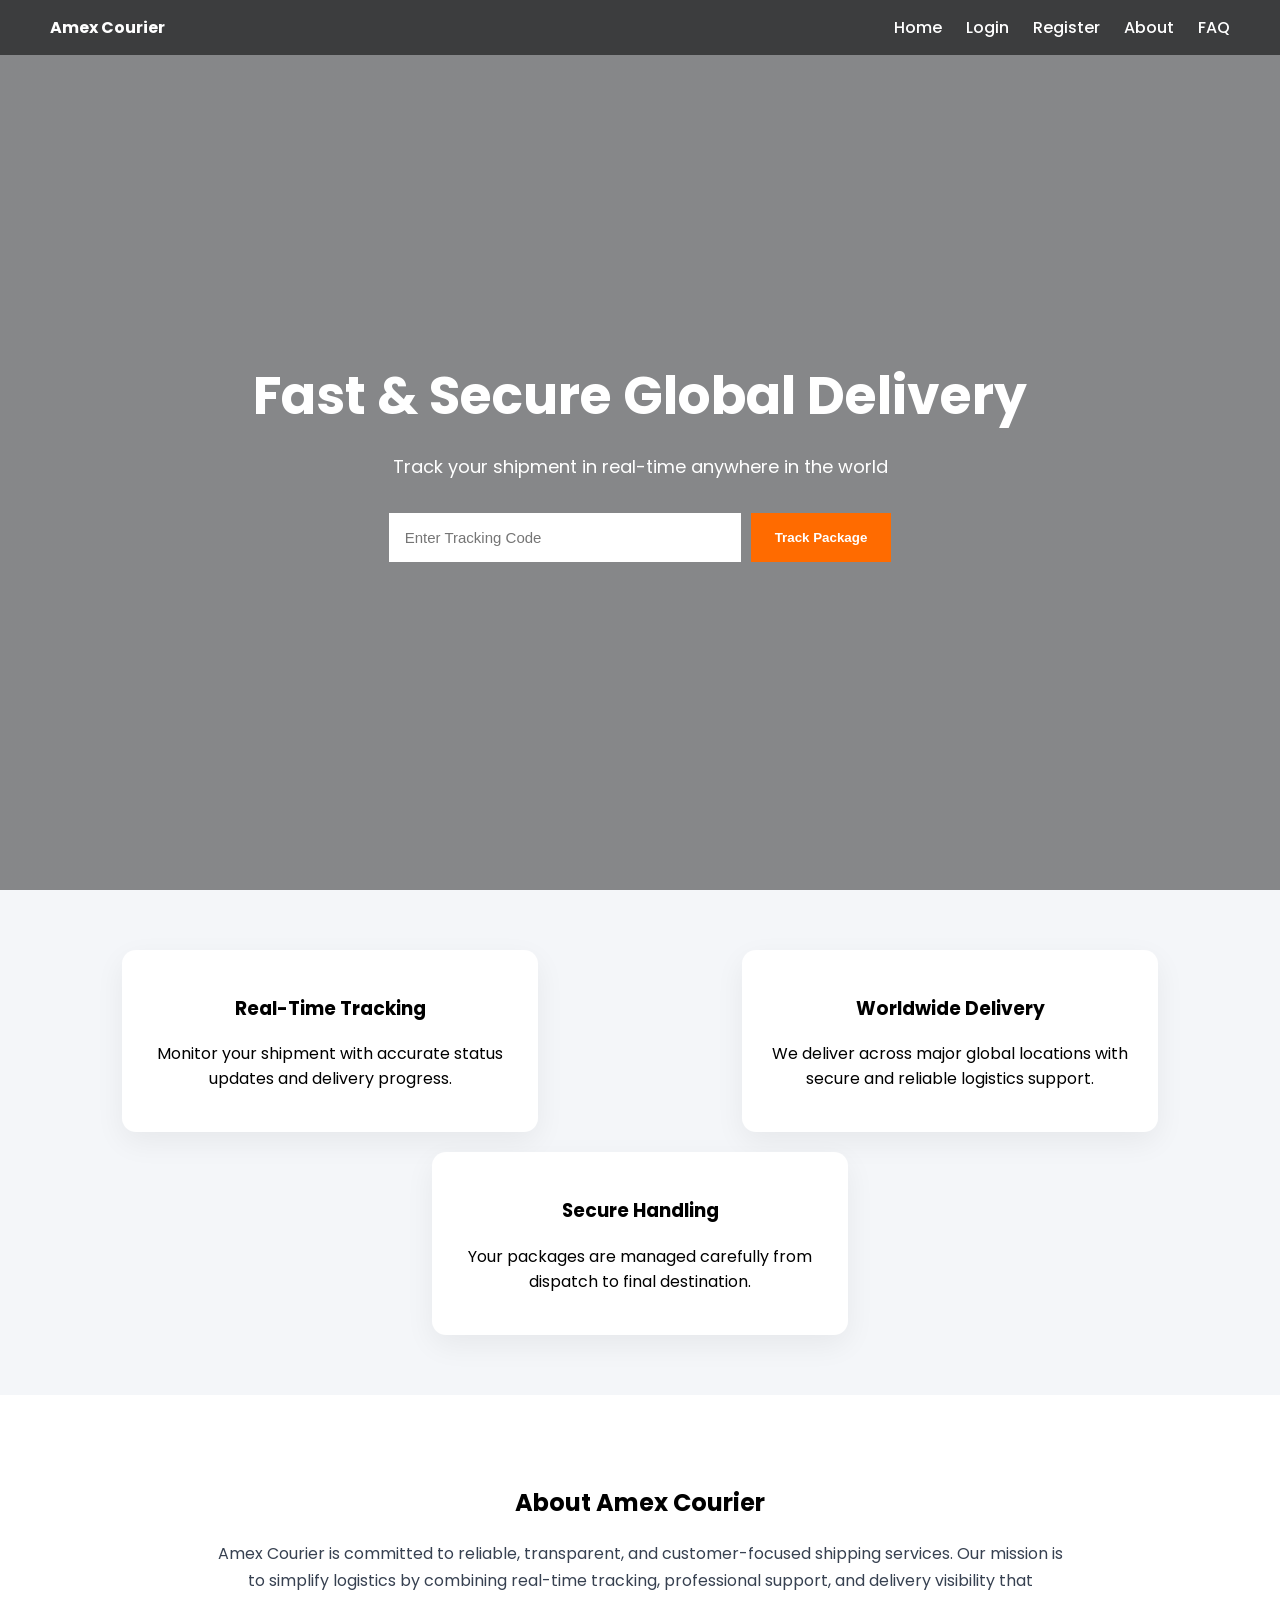
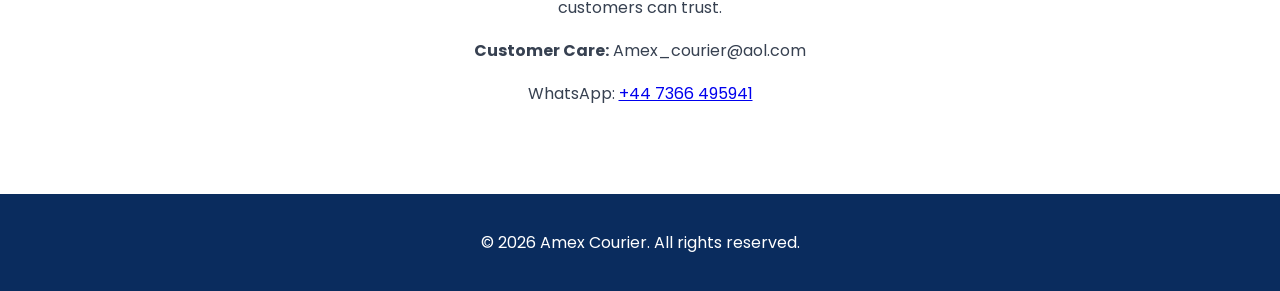
<file: templates/index.html>
<!DOCTYPE html>
<html lang="en">
<head>
<meta charset="UTF-8">
<title>Amex Courier</title>
<link rel="stylesheet" href="/static/style.css">
<link href="https://fonts.googleapis.com/css2?family=Poppins:wght@300;500;700&display=swap" rel="stylesheet">

<style>
body {
    margin: 0;
    font-family: 'Poppins', sans-serif;
}

.navbar {
    display: flex;
    justify-content: space-between;
    padding: 15px 50px;
    background: rgba(0,0,0,0.55);
    position: absolute;
    width: 100%;
    box-sizing: border-box;
    color: white;
    z-index: 10;
}

.navbar a {
    color: white;
    margin-left: 20px;
    text-decoration: none;
    font-weight: 500;
}

.hero {
    min-height: 90vh;
    background: linear-gradient(rgba(0,0,0,0.45), rgba(0,0,0,0.45)),
    url('https://images.unsplash.com/photo-1586528116311-ad8dd3c8310d');
    background-size: cover;
    background-position: center;
    color: white;
    display: flex;
    align-items: center;
    justify-content: center;
    text-align: center;
    padding: 40px 20px;
}

.hero h1 {
    font-size: 52px;
    margin-bottom: 10px;
}

.hero p {
    font-size: 18px;
    margin-bottom: 28px;
}

.track-box {
    display: flex;
    justify-content: center;
    flex-wrap: wrap;
}

.track-box input {
    padding: 16px;
    width: 320px;
    border: none;
    outline: none;
    font-size: 15px;
}

.track-box button {
    padding: 16px 24px;
    background: #ff6b00;
    color: white;
    border: none;
    cursor: pointer;
    font-weight: 600;
}

.features {
    display: flex;
    justify-content: space-around;
    gap: 20px;
    padding: 60px 30px;
    background: #f4f6f9;
    flex-wrap: wrap;
}

.feature {
    width: 30%;
    min-width: 260px;
    background: white;
    border-radius: 14px;
    padding: 25px;
    box-shadow: 0 10px 30px rgba(0,0,0,0.06);
    text-align: center;
}

.about {
    padding: 70px 30px;
    text-align: center;
    background: white;
}

.about p {
    max-width: 850px;
    margin: 0 auto 16px;
    line-height: 1.7;
    color: #374151;
}

.footer {
    background: #0a2c5e;
    color: white;
    text-align: center;
    padding: 20px;
}

@media (max-width: 768px) {
    .navbar {
        padding: 15px 20px;
        flex-direction: column;
        gap: 10px;
    }

    .hero h1 {
        font-size: 34px;
    }

    .track-box {
        flex-direction: column;
        align-items: center;
    }

    .track-box input,
    .track-box button {
        width: 100%;
        max-width: 380px;
    }
}
</style>
</head>
<body>

<div class="navbar">
    <div><b>Amex Courier</b></div>
    <div>
        <a href="/">Home</a>
        <a href="/login">Login</a>
        <a href="/register">Register</a>
        <a href="/about">About</a>
        <a href="/faq">FAQ</a>
    </div>
</div>

<div class="hero">
    <div>
        <h1>Fast & Secure Global Delivery</h1>
        <p>Track your shipment in real-time anywhere in the world</p>

        <form action="/track" method="post" class="track-box">
            <input name="code" placeholder="Enter Tracking Code" required>
            <button type="submit">Track Package</button>
        </form>
    </div>
</div>

<div class="features">
    <div class="feature">
        <h3>Real-Time Tracking</h3>
        <p>Monitor your shipment with accurate status updates and delivery progress.</p>
    </div>

    <div class="feature">
        <h3>Worldwide Delivery</h3>
        <p>We deliver across major global locations with secure and reliable logistics support.</p>
    </div>

    <div class="feature">
        <h3>Secure Handling</h3>
        <p>Your packages are managed carefully from dispatch to final destination.</p>
    </div>
</div>

<div class="about">
    <h2>About Amex Courier</h2>
    <p>
        Amex Courier is committed to reliable, transparent, and customer-focused shipping services.
        Our mission is to simplify logistics by combining real-time tracking, professional support,
        and delivery visibility that customers can trust.
    </p>
    <p><strong>Customer Care:</strong> Amex_courier@aol.com</p>
    <p>WhatsApp: 
        <a href="https://wa.me/447366495941" target="_blank">
            +44 7366 495941
        </a>
    </p>
</div>

<div class="footer">
    <p>© 2026 Amex Courier. All rights reserved.</p>
</div>

</body>
</html>
</file>
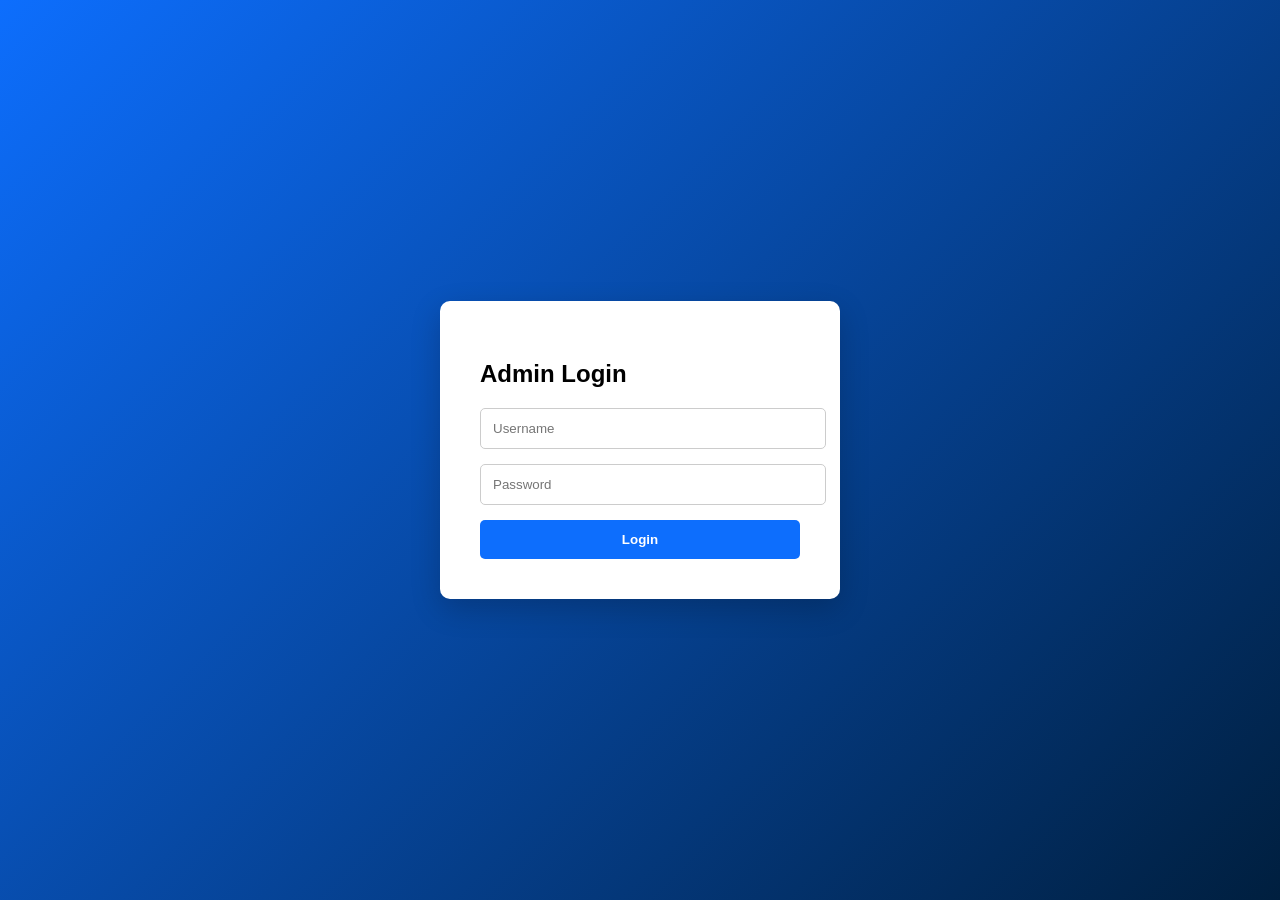
<file: login.html>
<!DOCTYPE html>
<html>
<head>
<title>Admin Login - Amex Courier</title>

<style>
body {
    margin: 0;
    font-family: Arial;
    background: linear-gradient(135deg, #0d6efd, #001f3f);
    height: 100vh;
    display: flex;
    justify-content: center;
    align-items: center;
}

.box {
    background: white;
    padding: 40px;
    border-radius: 10px;
    width: 320px;
    box-shadow: 0 10px 30px rgba(0,0,0,0.2);
}

h2 {
    margin-bottom: 20px;
}

input {
    width: 100%;
    padding: 12px;
    margin-bottom: 15px;
    border: 1px solid #ccc;
    border-radius: 5px;
}

button {
    width: 100%;
    padding: 12px;
    background: #0d6efd;
    color: white;
    border: none;
    border-radius: 5px;
    font-weight: bold;
}

button:hover {
    background: #084298;
}
</style>
</head>

<body>

<div class="box">
    <h2>Admin Login</h2>

    <form method="POST">
        <input type="text" name="username" placeholder="Username" required>
        <input type="password" name="password" placeholder="Password" required>
        <button type="submit">Login</button>
    </form>
</div>

</body>
</html>
</file>
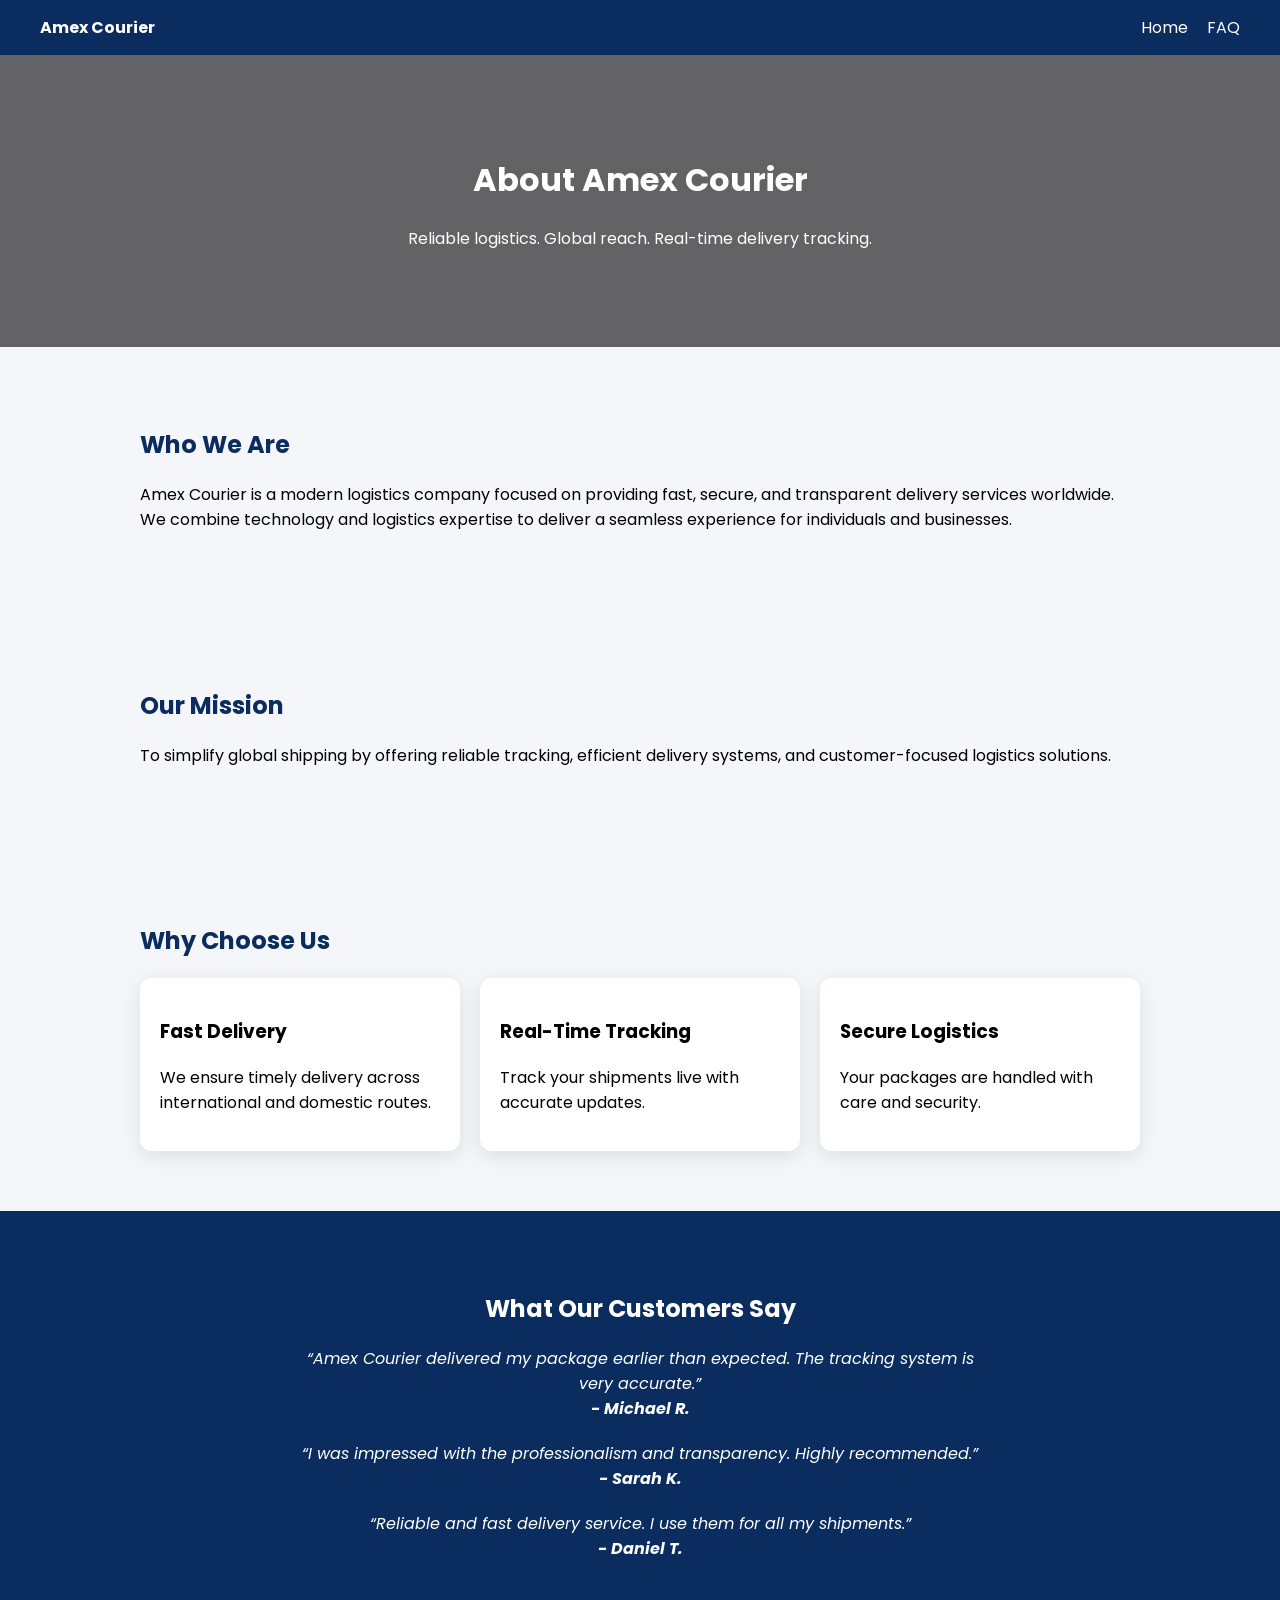
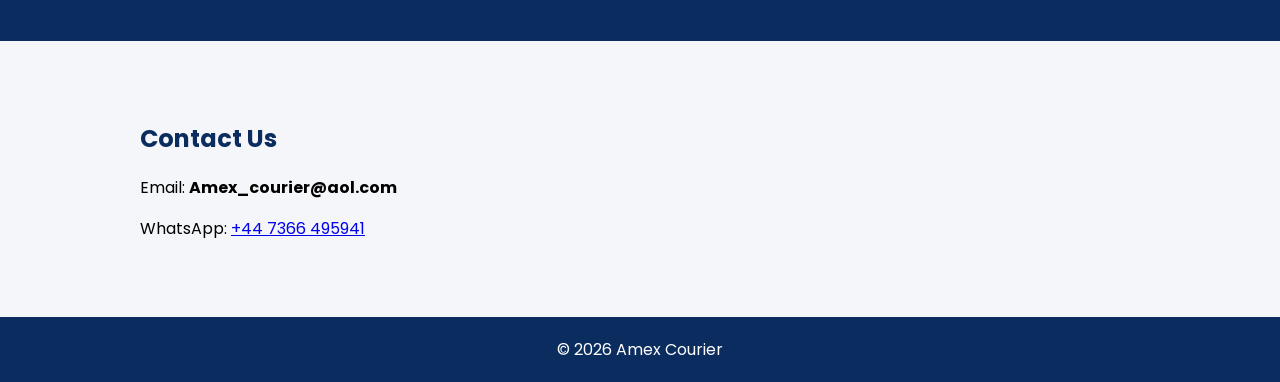
<file: templates/about.html>
<!DOCTYPE html>
<html lang="en">
<head>
<meta charset="UTF-8">
<title>About Us - Amex Courier</title>

<link href="https://fonts.googleapis.com/css2?family=Poppins:wght@300;500;700&display=swap" rel="stylesheet">

<style>
body {
    margin: 0;
    font-family: 'Poppins', sans-serif;
    background: #f4f6f9;
}

.navbar {
    background: #0a2c5e;
    color: white;
    padding: 15px 40px;
    display: flex;
    justify-content: space-between;
}

.navbar a {
    color: white;
    margin-left: 15px;
    text-decoration: none;
}

.hero {
    background: linear-gradient(rgba(0,0,0,0.6), rgba(0,0,0,0.6)),
    url('https://images.unsplash.com/photo-1586528116311-ad8dd3c8310d');
    color: white;
    padding: 80px 20px;
    text-align: center;
}

.section {
    padding: 60px 20px;
    max-width: 1000px;
    margin: auto;
}

.section h2 {
    color: #0a2c5e;
}

.cards {
    display: flex;
    gap: 20px;
    flex-wrap: wrap;
}

.card {
    background: white;
    padding: 20px;
    border-radius: 12px;
    flex: 1;
    box-shadow: 0 5px 20px rgba(0,0,0,0.1);
}

/* TESTIMONIAL */
.testimonials {
    background: #0a2c5e;
    color: white;
    padding: 60px 20px;
}

.testimonial {
    max-width: 700px;
    margin: 20px auto;
    text-align: center;
    font-style: italic;
}

.footer {
    text-align: center;
    padding: 20px;
    background: #0a2c5e;
    color: white;
}
</style>
</head>

<body>

<div class="navbar">
<div><b>Amex Courier</b></div>
<div>
<a href="/">Home</a>
<a href="/faq">FAQ</a>
</div>
</div>

<div class="hero">
<h1>About Amex Courier</h1>
<p>Reliable logistics. Global reach. Real-time delivery tracking.</p>
</div>

<div class="section">
<h2>Who We Are</h2>
<p>
Amex Courier is a modern logistics company focused on providing fast, secure, and transparent delivery services worldwide.
We combine technology and logistics expertise to deliver a seamless experience for individuals and businesses.
</p>
</div>

<div class="section">
<h2>Our Mission</h2>
<p>
To simplify global shipping by offering reliable tracking, efficient delivery systems, and customer-focused logistics solutions.
</p>
</div>

<div class="section">
<h2>Why Choose Us</h2>

<div class="cards">

<div class="card">
<h3>Fast Delivery</h3>
<p>We ensure timely delivery across international and domestic routes.</p>
</div>

<div class="card">
<h3>Real-Time Tracking</h3>
<p>Track your shipments live with accurate updates.</p>
</div>

<div class="card">
<h3>Secure Logistics</h3>
<p>Your packages are handled with care and security.</p>
</div>

</div>
</div>

<!-- TESTIMONIAL -->
<div class="testimonials">
<h2 style="text-align:center;">What Our Customers Say</h2>

<div class="testimonial">
“Amex Courier delivered my package earlier than expected. The tracking system is very accurate.”
<br><b>- Michael R.</b>
</div>

<div class="testimonial">
“I was impressed with the professionalism and transparency. Highly recommended.”
<br><b>- Sarah K.</b>
</div>

<div class="testimonial">
“Reliable and fast delivery service. I use them for all my shipments.”
<br><b>- Daniel T.</b>
</div>

</div>

<div class="section">
<h2>Contact Us</h2>
<p>Email: <b>Amex_courier@aol.com</b></p>
    <p>WhatsApp: 
        <a href="https://wa.me/447366495941" target="_blank">
            +44 7366 495941
        </a>
    </p>
</div>

<div class="footer">
© 2026 Amex Courier
</div>

</body>
</html>
</file>
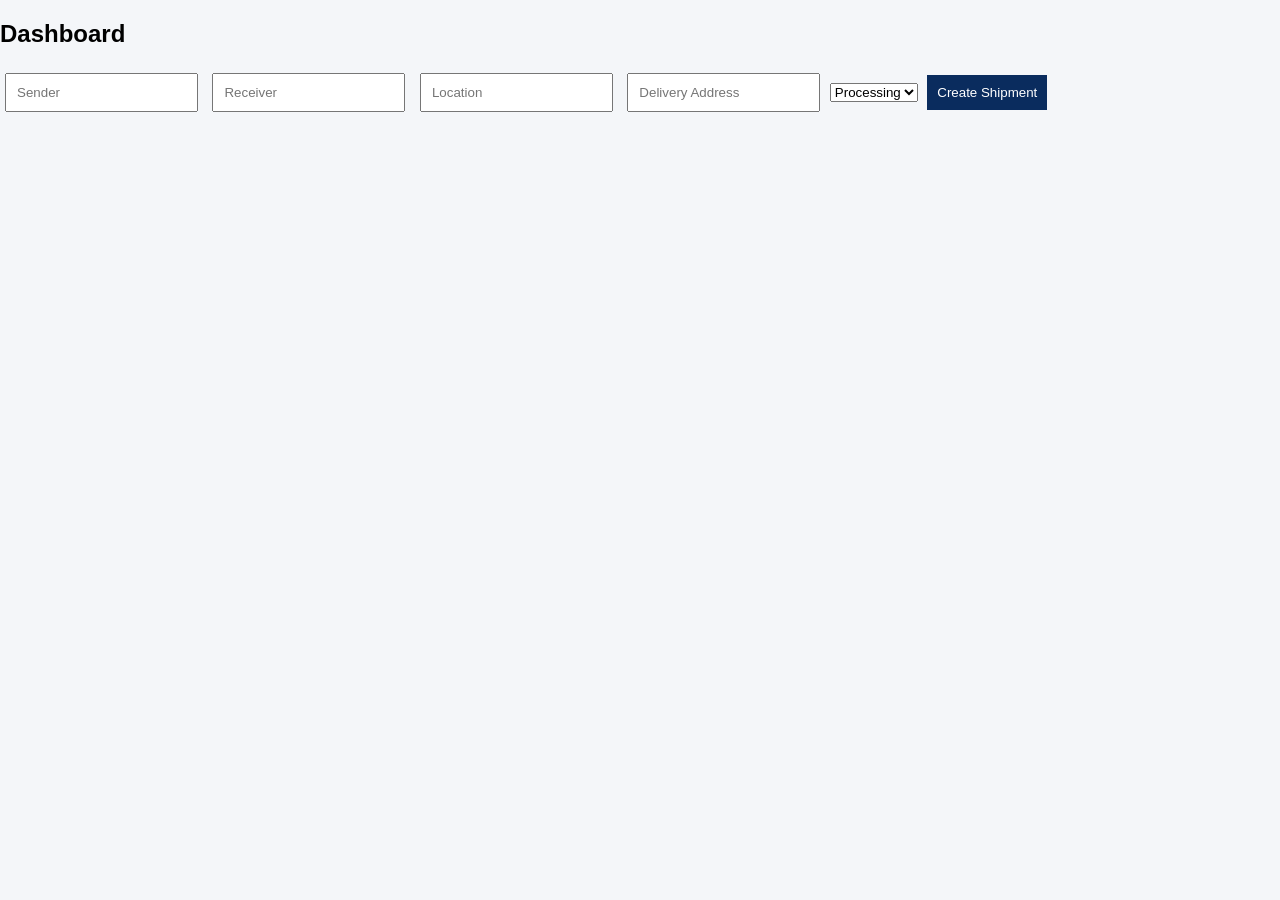
<file: templates/admin.html>
<!DOCTYPE html>
<html>
<head>
<link rel="stylesheet" href="/static/style.css">
</head>
<body>

<h2>Dashboard</h2>

<form action="/create" method="POST" class="form-box">
<input name="sender" placeholder="Sender" required>
<input name="receiver" placeholder="Receiver" required>
<input name="location" placeholder="Location" required>
<input name="delivery_address" placeholder="Delivery Address" required>

<select name="status">
<option>Processing</option>
<option>In Transit</option>
<option>Delivered</option>
</select>

<button>Create Shipment</button>
</form>

</body>
</html>
</file>
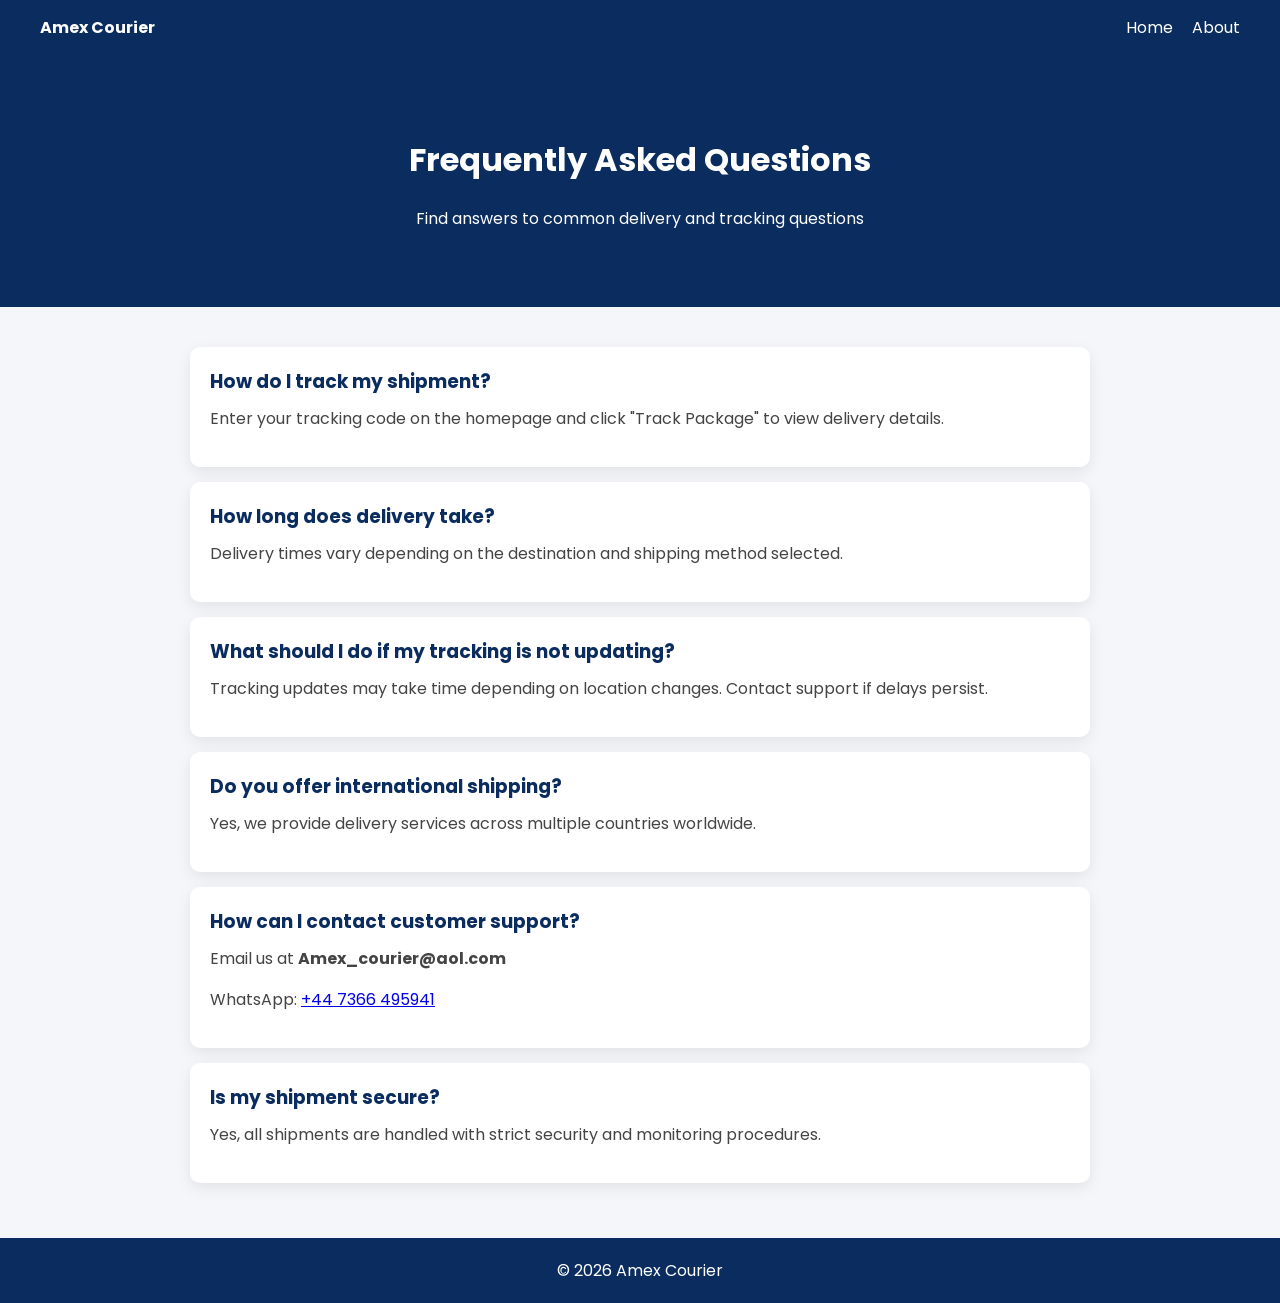
<file: templates/faq.html>
<!DOCTYPE html>
<html lang="en">
<head>
<meta charset="UTF-8">
<title>FAQ - Amex Courier</title>

<link href="https://fonts.googleapis.com/css2?family=Poppins:wght@300;500;700&display=swap" rel="stylesheet">

<style>
body {
    margin: 0;
    font-family: 'Poppins', sans-serif;
    background: #f4f6f9;
}

.navbar {
    background: #0a2c5e;
    color: white;
    padding: 15px 40px;
    display: flex;
    justify-content: space-between;
}

.navbar a {
    color: white;
    margin-left: 15px;
    text-decoration: none;
}

.hero {
    background: #0a2c5e;
    color: white;
    text-align: center;
    padding: 60px 20px;
}

.section {
    max-width: 900px;
    margin: auto;
    padding: 40px 20px;
}

.faq {
    background: white;
    padding: 20px;
    margin-bottom: 15px;
    border-radius: 10px;
    box-shadow: 0 5px 15px rgba(0,0,0,0.08);
}

.faq h3 {
    margin: 0;
    color: #0a2c5e;
}

.faq p {
    margin-top: 10px;
    color: #444;
}

.footer {
    text-align: center;
    padding: 20px;
    background: #0a2c5e;
    color: white;
}
</style>
</head>

<body>

<div class="navbar">
<div><b>Amex Courier</b></div>
<div>
<a href="/">Home</a>
<a href="/about">About</a>
</div>
</div>

<div class="hero">
<h1>Frequently Asked Questions</h1>
<p>Find answers to common delivery and tracking questions</p>
</div>

<div class="section">

<div class="faq">
<h3>How do I track my shipment?</h3>
<p>Enter your tracking code on the homepage and click "Track Package" to view delivery details.</p>
</div>

<div class="faq">
<h3>How long does delivery take?</h3>
<p>Delivery times vary depending on the destination and shipping method selected.</p>
</div>

<div class="faq">
<h3>What should I do if my tracking is not updating?</h3>
<p>Tracking updates may take time depending on location changes. Contact support if delays persist.</p>
</div>

<div class="faq">
<h3>Do you offer international shipping?</h3>
<p>Yes, we provide delivery services across multiple countries worldwide.</p>
</div>

<div class="faq">
<h3>How can I contact customer support?</h3>
<p>Email us at <b>Amex_courier@aol.com</b></p>
     <p>WhatsApp: 
        <a href="https://wa.me/447366495941" target="_blank">
            +44 7366 495941
        </a>
    </p>
</div>

<div class="faq">
<h3>Is my shipment secure?</h3>
<p>Yes, all shipments are handled with strict security and monitoring procedures.</p>
</div>

</div>

<div class="footer">
© 2026 Amex Courier
</div>

</body>
</html>
</file>
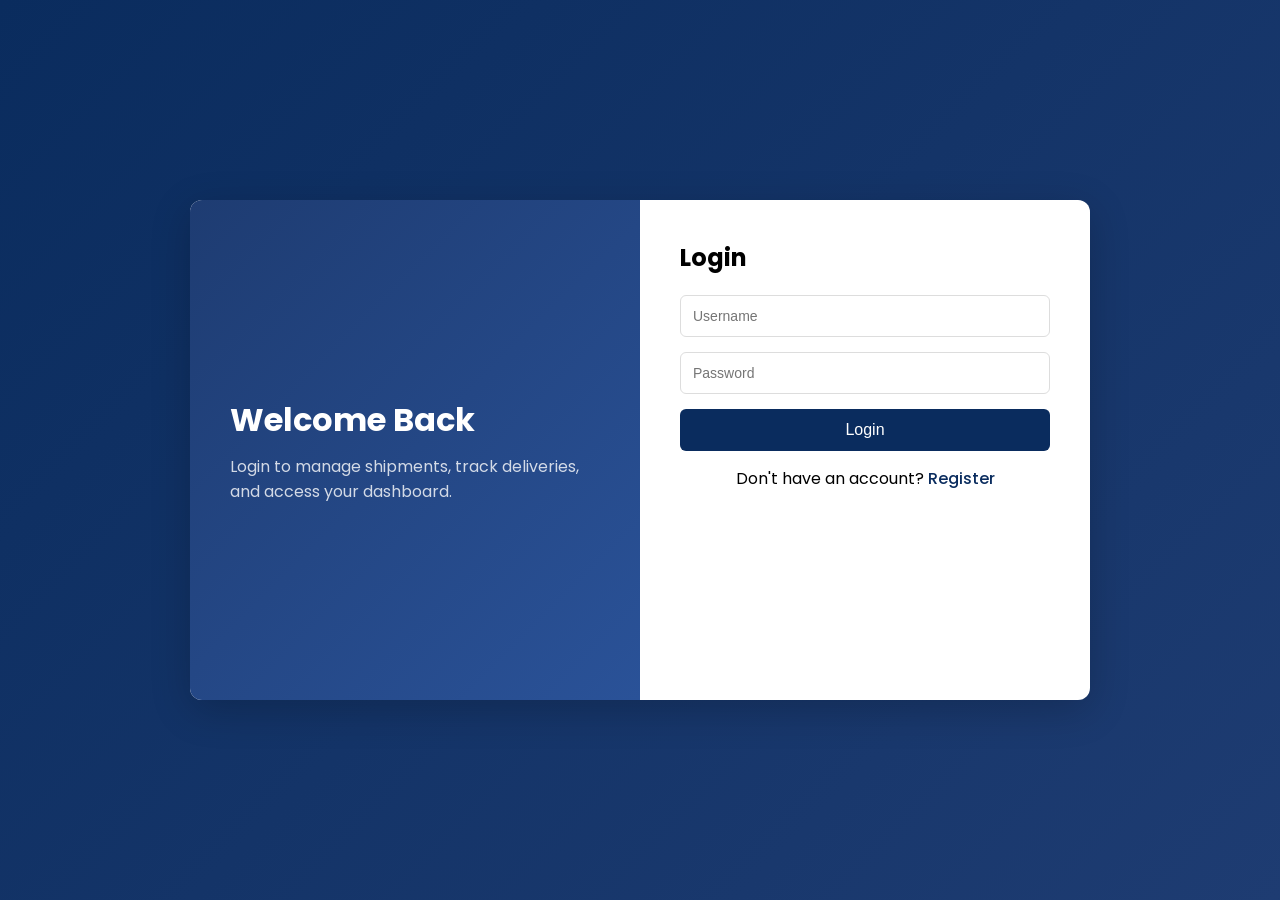
<file: templates/login.html>
<!DOCTYPE html>
<html lang="en">
<head>
<meta charset="UTF-8">
<title>Login - Amex Courier</title>

<link href="https://fonts.googleapis.com/css2?family=Poppins:wght@300;500;700&display=swap" rel="stylesheet">

<style>
* {
    margin: 0;
    padding: 0;
    box-sizing: border-box;
}

body {
    font-family: 'Poppins', sans-serif;
    height: 100vh;
    background: linear-gradient(135deg, #0a2c5e, #1e3c72);
    display: flex;
    justify-content: center;
    align-items: center;
}

/* CONTAINER */
.login-container {
    display: flex;
    width: 900px;
    height: 500px;
    background: white;
    border-radius: 12px;
    overflow: hidden;
    box-shadow: 0 10px 40px rgba(0,0,0,0.2);
}

/* LEFT SIDE */
.login-left {
    flex: 1;
    background: linear-gradient(135deg, #1e3c72, #2a5298);
    color: white;
    padding: 40px;
    display: flex;
    flex-direction: column;
    justify-content: center;
}

.login-left h1 {
    font-size: 32px;
    margin-bottom: 10px;
}

.login-left p {
    opacity: 0.8;
}

/* RIGHT SIDE */
.login-right {
    flex: 1;
    padding: 40px;
}

.login-right h2 {
    margin-bottom: 20px;
}

/* INPUTS */
.input-group {
    margin-bottom: 15px;
}

.input-group input {
    width: 100%;
    padding: 12px;
    border: 1px solid #ddd;
    border-radius: 6px;
    font-size: 14px;
}

/* BUTTON */
button {
    width: 100%;
    padding: 12px;
    border: none;
    background: #0a2c5e;
    color: white;
    border-radius: 6px;
    font-size: 16px;
    cursor: pointer;
}

button:hover {
    background: #06306f;
}

/* LINKS */
.links {
    margin-top: 15px;
    text-align: center;
}

.links a {
    text-decoration: none;
    color: #0a2c5e;
    font-weight: 500;
}

</style>
</head>

<body>

<div class="login-container">

    <!-- LEFT PANEL -->
    <div class="login-left">
        <h1>Welcome Back</h1>
        <p>Login to manage shipments, track deliveries, and access your dashboard.</p>
    </div>

    <!-- RIGHT PANEL -->
    <div class="login-right">
        <h2>Login</h2>

        <form method="POST" action="/login">
            
            <div class="input-group">
                <input type="text" name="username" placeholder="Username" required>
            </div>

            <div class="input-group">
                <input type="password" name="password" placeholder="Password" required>
            </div>

            <button type="submit">Login</button>

        </form>

        <div class="links">
            <p>Don't have an account? <a href="/register">Register</a></p>
        </div>
    </div>

</div>

</body>
</html>
</file>
<file: static/style.css>
body{
    margin:0;
    font-family:Arial;
    background:#f4f6f9;
}

header{
    background:#0a2c5e;
    color:white;
    padding:20px;
    text-align:center;
}

.container{
    padding:30px;
}

.card{
    background:white;
    padding:20px;
    border-radius:10px;
    box-shadow:0 2px 10px rgba(0,0,0,0.1);
    margin-bottom:20px;
}

input,button{
    padding:10px;
    margin:5px;
}

button{
    background:#0a2c5e;
    color:white;
    border:none;
    cursor:pointer;
}
</file>
